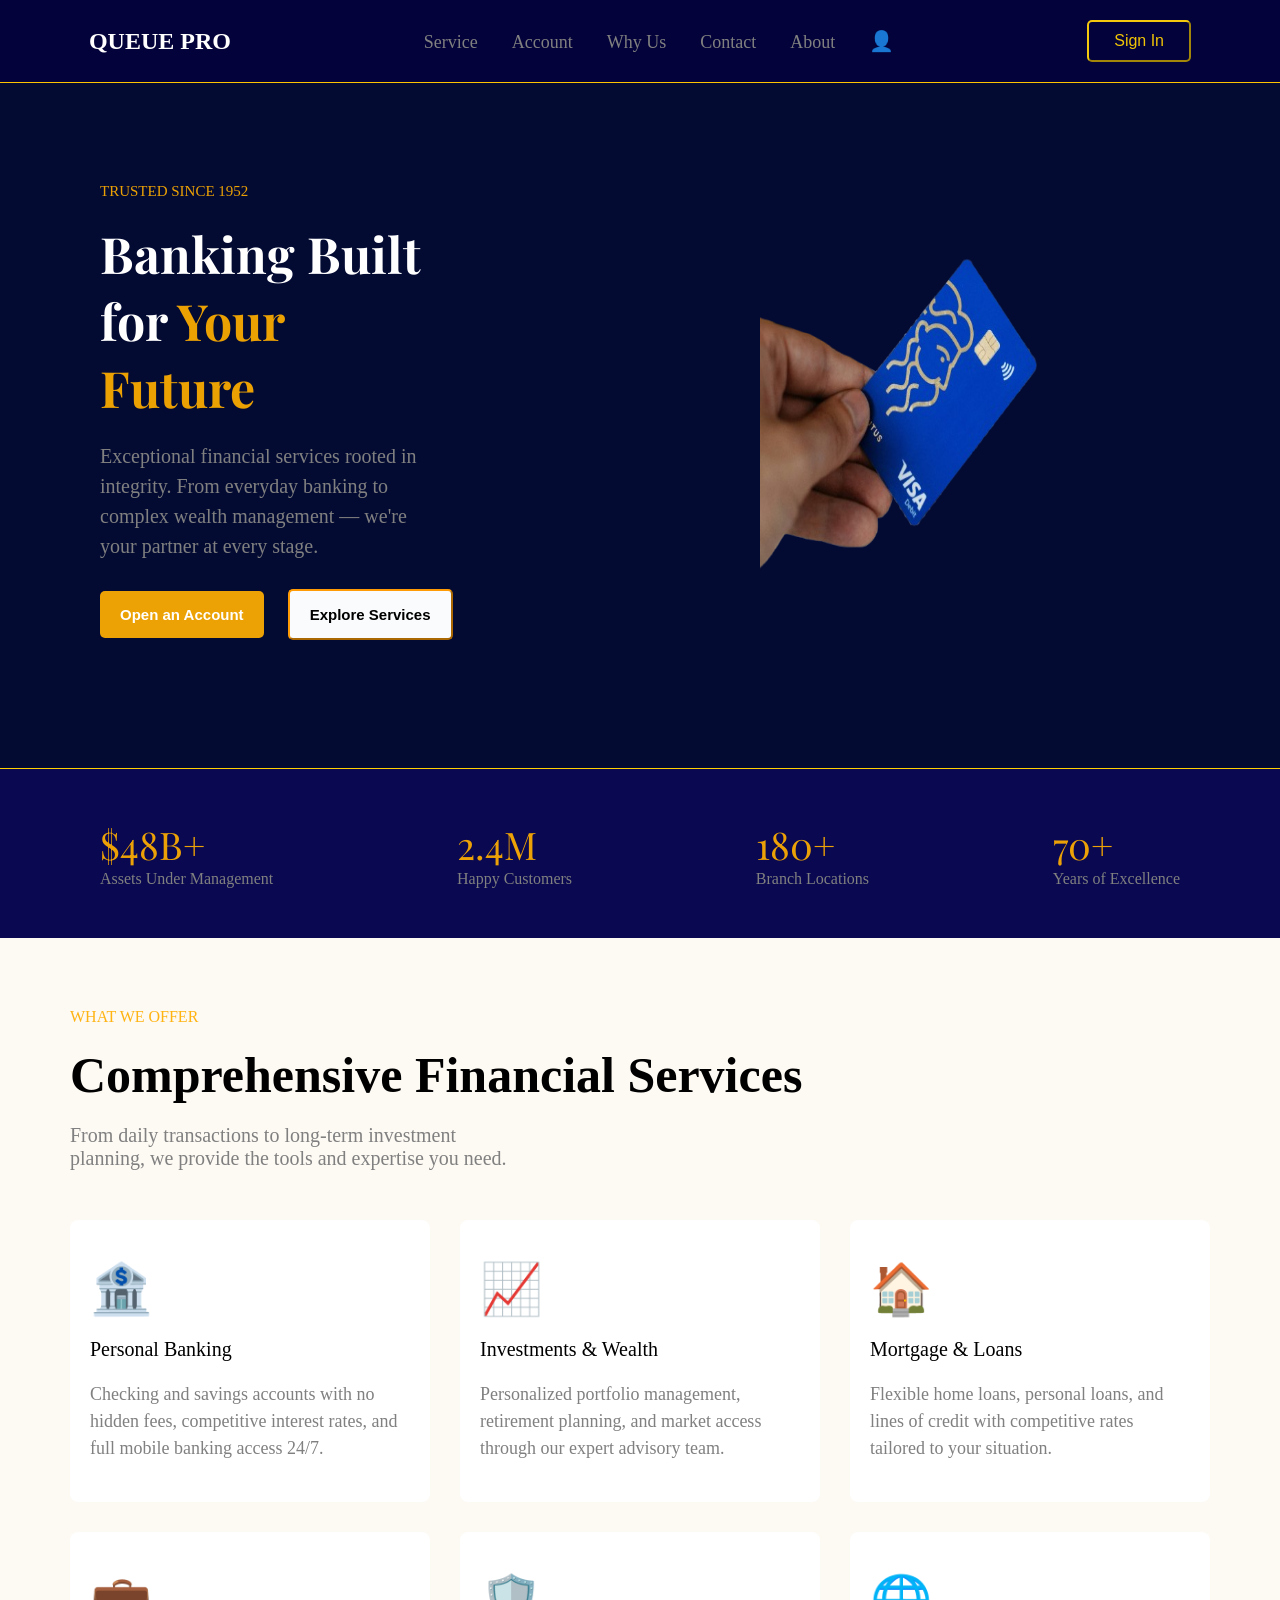
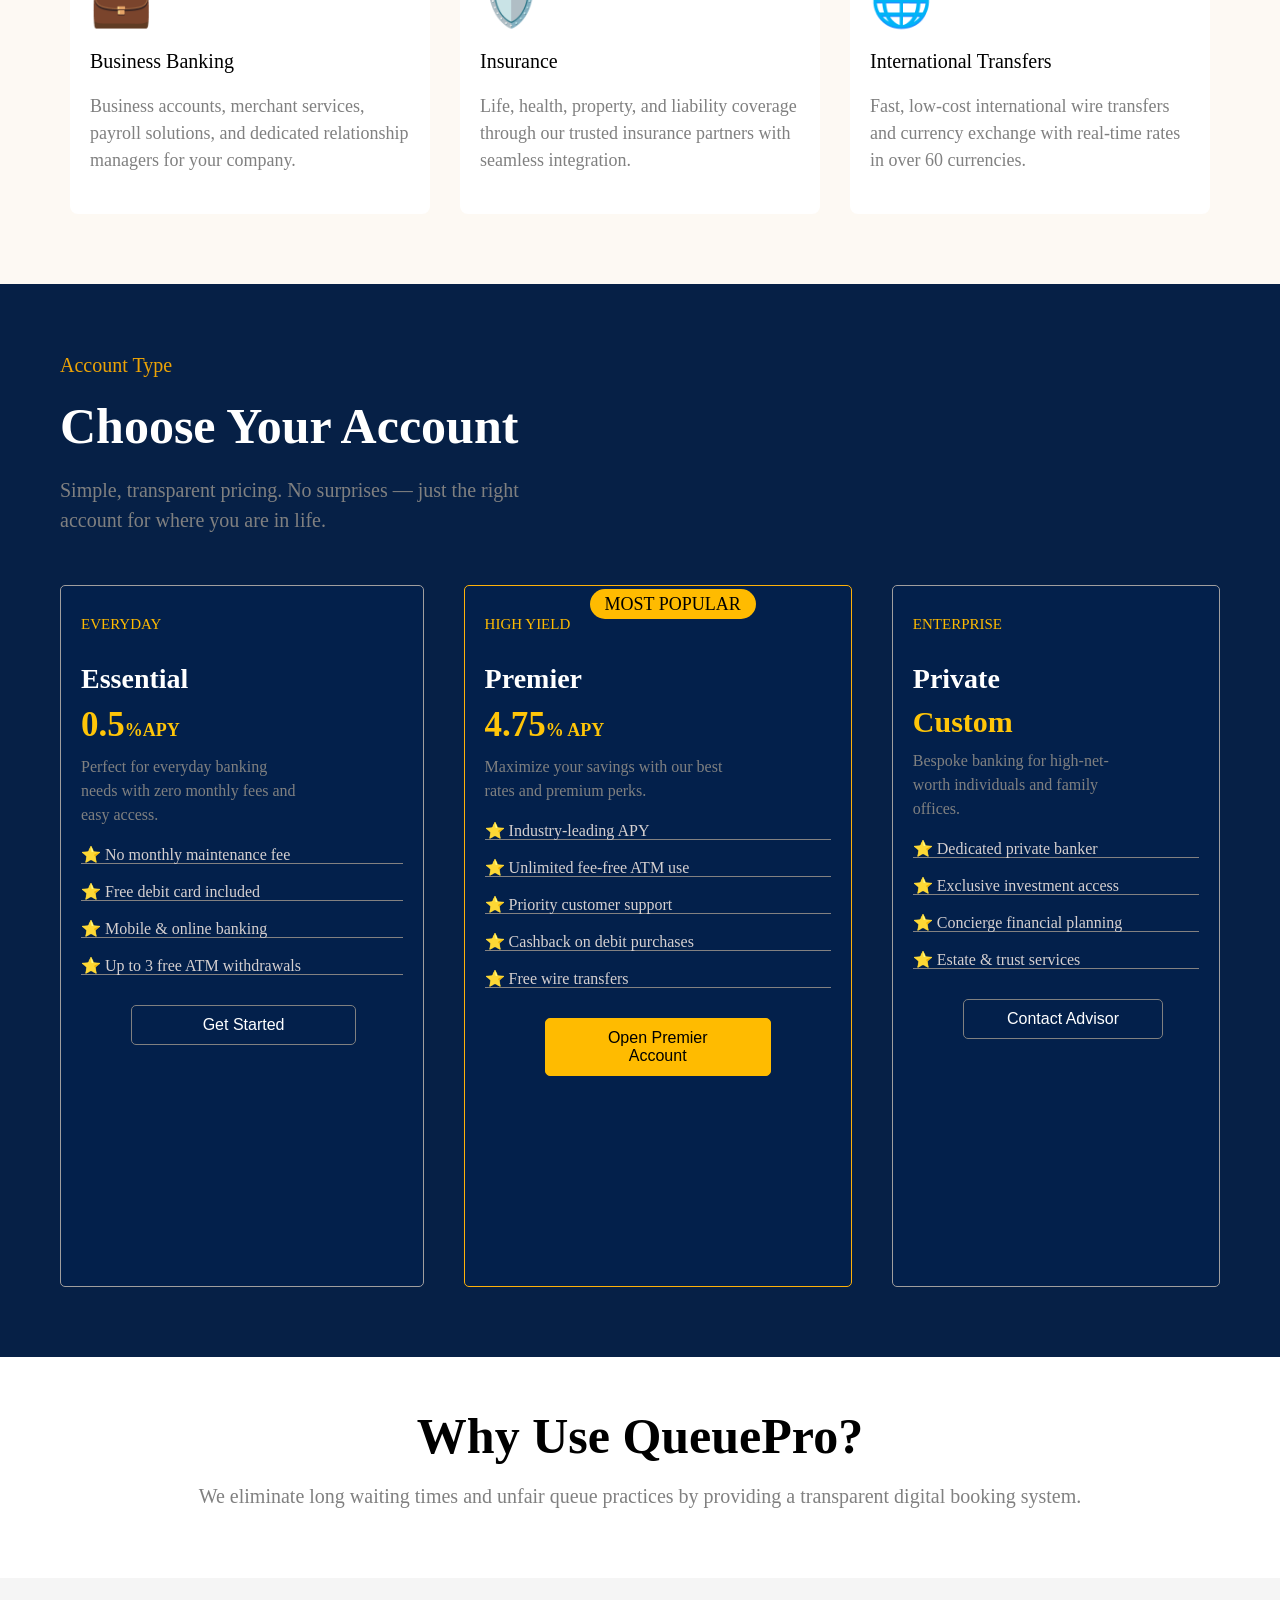
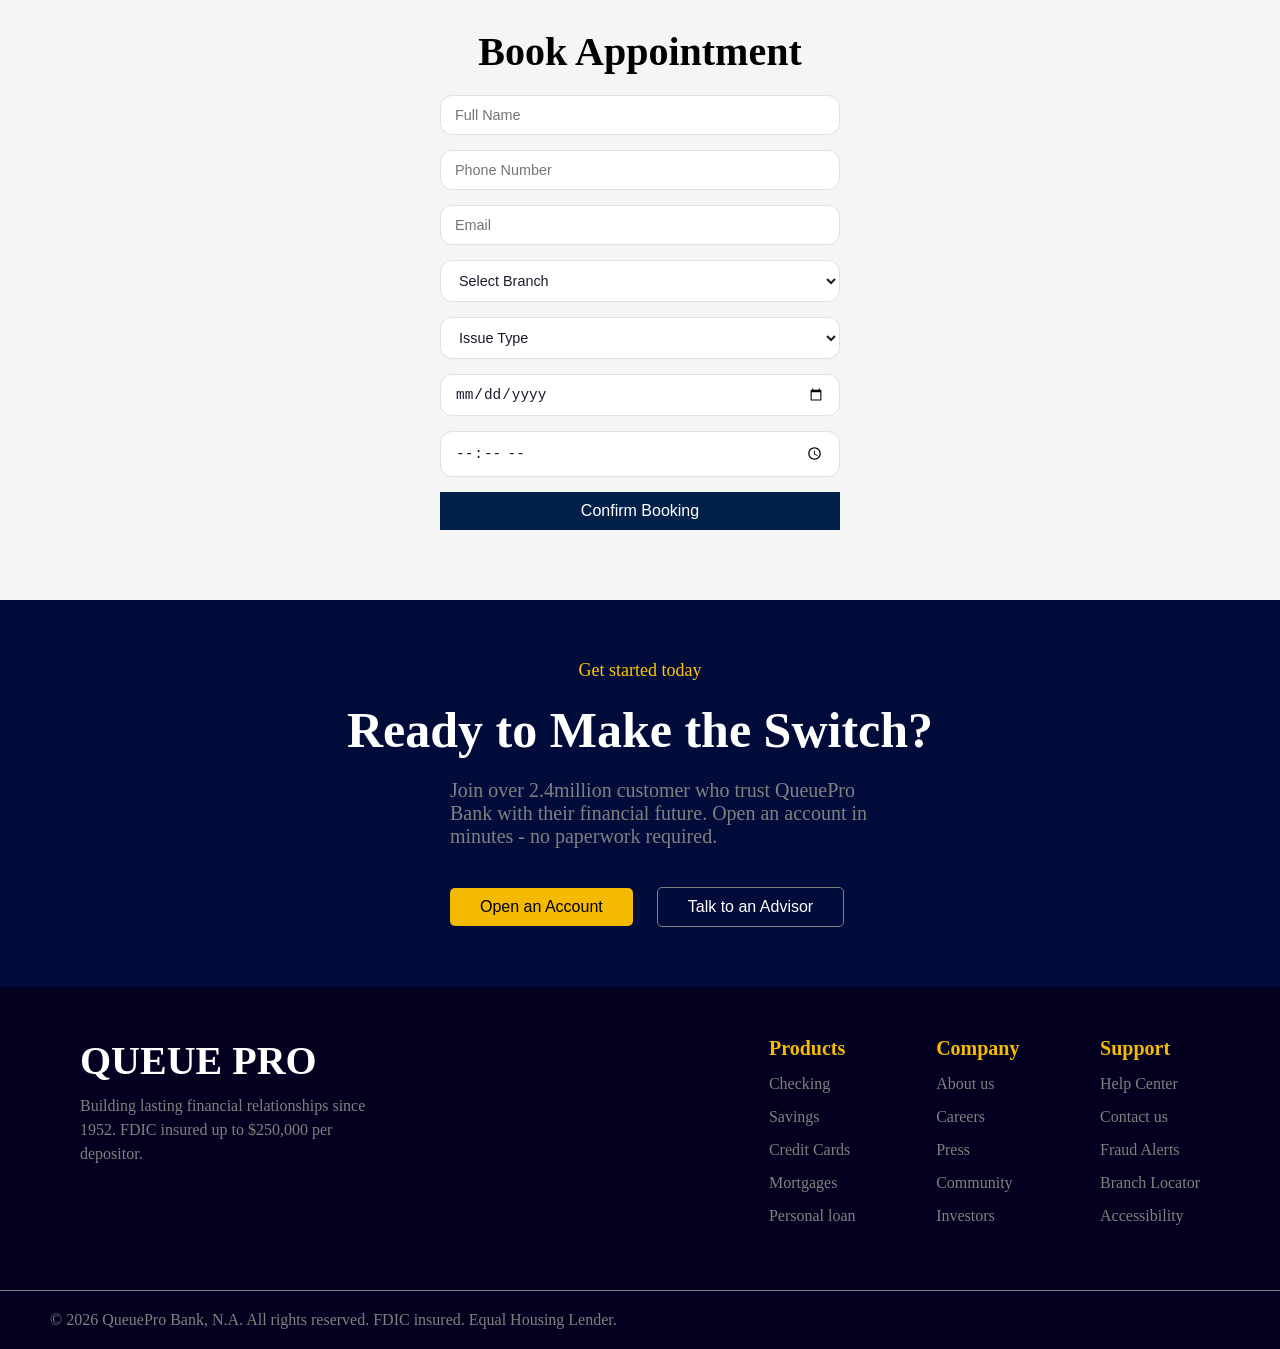
<file: index.html>
<!DOCTYPE html>
<html lang="en">
<head>
    <meta charset="UTF-8">
    <meta name="viewport" content="width=device-width, initial-scale=1.0">
    <title>Smart Queue Management System</title>
    <link rel="stylesheet" href="style.css">
</head>
<body>

    <!-- nav starts here -->
     <nav>
        <h1>QUEUE PRO</h1>
        
        <ul class="nav-links" id="navLinks">
            <li><a href="#service">Service</a></li>
            <li><a href="#account">Account</a></li>
            <li><a href="#Why Us">Why Us</a></li>
            <li><a href="#contact">Contact</a></li>
            <li><a href="#about">About</a></li>
            <li><a href="Admin.html"> <span class="admin-icon">👤</span></a></li>
        </ul>

        <button class="btn"><a href="Signin.html">Sign In</button></a>

        <div class="menu-icon" id="hamburger" onclick="toggleMenu()">☰</div>
     </nav>
     <!-- nav ends here -->


     <!-- section starts here -->
      <section class="hero-section" id="about">
        <div class="container">
            <div class="smally">Trusted Since 1952</div>
            <h2>Banking Built for <span>Your Future</span></h2>
            <p>Exceptional financial services rooted in integrity. From everyday banking to complex wealth management — we're your partner at every stage.</p>

            <div>
                <button class="btn2" onclick="openModal()">Open an Account</button>
                <button class="btn3">Explore Services</button>
            </div>
        </div>

        <img src="images/cardmapr-nl-0hs_mYB9KRc-unsplash-removebg-preview.png" alt="">
         <div></div>
    
      </section>
      <!-- section ends here -->


      <!-- main starts here -->
       <main class="group">
    <div class="carrier">
        <div class="main-container">
            <div class="dollar">$48B+</div>
            <p>Assets Under Management</p>
        </div>

        <div class="main-container">
            <div class="dollar">2.4M</div>
            <p>Happy Customers</p>
        </div>

        <div class="main-container">
            <div class="dollar">180+</div>
            <p>Branch Locations</p>
        </div>

        <div class="main-container">
            <div class="dollar">70+</div>
            <p>Years of Excellence</p>
        </div>

    </div>
       </main>
       <!-- main ends here -->


       <figure class="figo" id="service">
        <div class="offer">What We Offer</div>
        <h2>Comprehensive Financial Services</h2>
        <p class="para">From daily transactions to long-term investment planning, we provide the tools and expertise you need.</p>

        <div class="properties">
            <div class="item">
                <div class="icons">🏦</div>
                <h3>Personal Banking</h3>
                <p>Checking and savings accounts with no hidden fees, competitive interest rates, and full mobile banking access 24/7.</p>
            </div>

            <div class="item">
                <div class="icons">📈</div>
                <h3>Investments & Wealth</h3>
                <p>Personalized portfolio management, retirement planning, and market access through our expert advisory team.</p>
            </div>

            <div class="item">
                <div class="icons">🏠</div>
                <h3>Mortgage & Loans</h3>
                <p>Flexible home loans, personal loans, and lines of credit with competitive rates tailored to your situation.</p>
            </div>

            <div class="item">
                <div class="icons">💼</div>
                <h3>Business Banking</h3>
                <p>Business accounts, merchant services, payroll solutions, and dedicated relationship managers for your company.</p>
            </div>

            <div class="item">
                <div class="icons">🛡️</div>
                <h3>Insurance</h3>
                <p>Life, health, property, and liability coverage through our trusted insurance partners with seamless integration.</p>
            </div>

            <div class="item">
                <div class="icons">🌐</div>
                <h3>International Transfers</h3>
                <p>Fast, low-cost international wire transfers and currency exchange with real-time rates in over 60 currencies.</p>
            </div>
        </div>

       </figure>
       <!-- figure ends here -->

       <button onclick="topFunction()" id="myBtn" title="Go to top">⬆</button>


       <!-- section starts here -->
        <figcaption id="account">
            <div class="acl">Account Type</div>
            <h3>Choose Your Account</h3>
            <p class="tag">Simple, transparent pricing. No surprises — just the right account for where you are in life.</p>

            <div class="badge">
                <div class="plug">
                    <div class="label">Everyday</div>
                    <h4>Essential</h4>
                    <h5>0.5<span>%APY</span></h5>
                    <P>Perfect for everyday banking needs with zero monthly fees and easy access.</P>
                    <div class="star">⭐ No monthly maintenance fee</div>
                    <div class="star">⭐ Free debit card included</div>
                    <div class="star">⭐ Mobile & online banking</div>
                    <div class="star">⭐ Up to 3 free ATM withdrawals</div>
                    <button class="btn8">Get Started</button>
                </div>

                <div class="middle">
                    <div class="label">High Yield</div>
                    <h4>Premier</h4>
                    <h5>4.75<span>% APY</span></h5>
                    <p>Maximize your savings with our best rates and premium perks.</p>
                    <div class="star">⭐ Industry-leading APY</div>
                    <div class="star">⭐ Unlimited fee-free ATM use</div>
                    <div class="star">⭐ Priority customer support</div>
                    <div class="star">⭐ Cashback on debit purchases</div>
                    <div class="star">⭐ Free wire transfers</div>
                    <button class="btn1">Open Premier Account</button>
                    <span class="top-span">Most Popular</span>
                </div>

                <div class="plug">
                    <div class="label">Enterprise</div>
                    <h4>Private</h4>
                    <h2>Custom</h2>
                    <p>Bespoke banking for high-net-worth individuals and family offices.</p>
                    <div class="star">⭐ Dedicated private banker</div>
                    <div class="star">⭐ Exclusive investment access</div>
                    <div class="star">⭐ Concierge financial planning</div>
                    <div class="star">⭐ Estate & trust services</div>
                    <button class="btn8">Contact Advisor</button>
                </div>
            </div>
        </figcaption>
        <!-- figcaption ends here -->


        <!-- ABOUT -->
  <section class="about" id="Why Us">
    <h2>Why Use QueuePro?</h2>
    <p>We eliminate long waiting times and unfair queue practices by providing a transparent digital booking system.</p>
  </section>
  <!-- section ends here -->

  
  <!-- BOOK SECTION -->
  <main id="book" class="book">
    <h2>Book Appointment</h2>

    <form id="appointmentForm">

      <input type="text" id="fullname" placeholder="Full Name" required>
      <input type="tel" id="phone" placeholder="Phone Number" required>
      <input type="email" id="email" placeholder="Email" required>

      <select id="branch" required>
        <option value="">Select Branch</option>
        <option value="Lagos Main">Lagos Main</option>
        <option value="Ikeja">Ikeja</option>
        <option value="Lekki">Lekki</option>
      </select>

      <select id="issue" required>
        <option value="">Issue Type</option>
        <option value="Account Help">Account Help</option>
        <option value="Withdrawal Issue">Withdrawal Issue</option>
        <option value="Card Replacement">Card Replacement</option>
      </select>

      <input type="date" id="date" required>
      <input type="time" id="time" required>

      <button type="submit" class="btn9">Confirm Booking</button>

    </form>

    <div id="confirmation"></div>
  </main>
<!-- main book ends here -->


<!-- figure starts here -->
 <figure class="classy" id="contact">
    <div class="divison">Get started today</div>
    <h1>Ready to Make the Switch?</h1>
    <p class="advisor">Join over 2.4million customer who trust QueuePro Bank with their financial future. Open an account in minutes - no paperwork required.</p>
    
    <div>
        <button class="btn-open" onclick="openModal()">Open an Account</button>
        <a href="advisor.html"><button class="slip">Talk to an Advisor</button></a>
    </div>

<!-- Modal Overlay -->
<div class="overlay" id="overlay" onclick="handleOverlayClick(event)">
  <div class="modal" id="modal">
    <button class="close-btn" onclick="closeModal()">✕</button>

    <div class="modal-header">
      <span class="tag">New Application</span>
      <h2>Open Your Account</h2>
      <p class="linear">Fill in your details below to get started in minutes.</p>
    </div>

    <div class="form-grid">

      <div class="form-group">
        <label for="firstName">First Name</label>
        <input type="text" id="acc-firstName" placeholder="John"/>
        <span class="error-msg" id="acc-firstNameErr">Please enter your first name.</span>
      </div>

      <div class="form-group">
        <label for="lastName">Last Name</label>
        <input type="text" id="acc-lastName" placeholder="Doe"/>
        <span class="error-msg" id="acc-lastNameErr">Please enter your last name.</span>
      </div>

      <div class="form-group full">
        <label for="email">Email Address</label>
        <input type="email" id="acc-email" placeholder="john.doe@email.com"/>
        <span class="error-msg" id="acc-emailErr">Please enter a valid email address.</span>
      </div>

      <div class="form-group">
        <label for="phone">Phone Number</label>
        <input type="tel" id="acc-phone" placeholder="+234 800 000 0000"/>
        <span class="error-msg" id="acc-phoneErr">Please enter your phone number.</span>
      </div>

      <div class="form-group">
        <label for="dob">Date of Birth</label>
        <input type="date" id="acc-dob"/>
        <span class="error-msg" id="acc-dobErr">Please enter your date of birth.</span>
      </div>

      <div class="form-group full">
        <label for="accountType">Account Type</label>
        <select id="acc-accountType">
          <option value="">Select account type</option>
          <option value="savings">Savings Account</option>
          <option value="current">Current Account</option>
          <option value="fixed">Fixed Deposit Account</option>
        </select>
        <span class="error-msg" id="acc-accountTypeErr">Please select an account type.</span>
      </div>

      <div class="form-group full">
        <label for="address">Residential Address</label>
        <input type="text" id="acc-address" placeholder="123 Main Street, Lagos"/>
        <span class="error-msg" id="acc-addressErr">Please enter your address.</span>
      </div>

      <div class="form-group full">
        <label for="password">Create Password</label>
        <input type="password" id="acc-password" placeholder="Min. 8 characters"/>
        <span class="error-msg" id="acc-passwordErr">Password must be at least 8 characters.</span>
      </div>

    </div>

    <button class="btn-submit" onclick="submitForm()">Submit Application</button>
  </div>
</div>

<!-- Success Toast -->
<div class="toast" id="toast">🎉 Account application submitted successfully!</div>

    
 </figure>
<!-- figure ends here -->


<!-- footer starts here -->
 <footer>
    <div class="footer-card">
        <div class="footer">
            <h1>Queue Pro</h1>
            <p>Building lasting financial relationships since 1952. FDIC insured up to $250,000 per depositor.</p>
        </div>

        <div class="footer">
            <h3>Products</h3>
            <li><a href="">Checking</a></li>
            <li><a href="">Savings</a></li>
            <li><a href="">Credit Cards</a></li>
            <li><a href="">Mortgages</a></li>
            <li><a href="">Personal loan</a></li>
        </div>

        <div class="footer">
            <h3>Company</h3>
            <li><a href="">About us</a></li>
            <li><a href="">Careers</a></li>
            <li><a href="">Press</a></li>
            <li><a href="">Community</a></li>
            <li><a href="">Investors</a></li>
        </div>

        <div class="footer">
            <h3>Support</h3>
            <li><a href="">Help Center</a></li>
            <li><a href="">Contact us</a></li>
            <li><a href="">Fraud Alerts</a></li>
            <li><a href="">Branch Locator</a></li>
            <li><a href="">Accessibility</a></li>
        </div>
    </div>

    <div class="copy">
        <p>&copy; 2026 QueuePro Bank, N.A. All rights reserved. FDIC insured. Equal Housing Lender.</p>
    </div>

 </footer>
    

    <script src="script.js"></script>
</body>
</html>
</file>
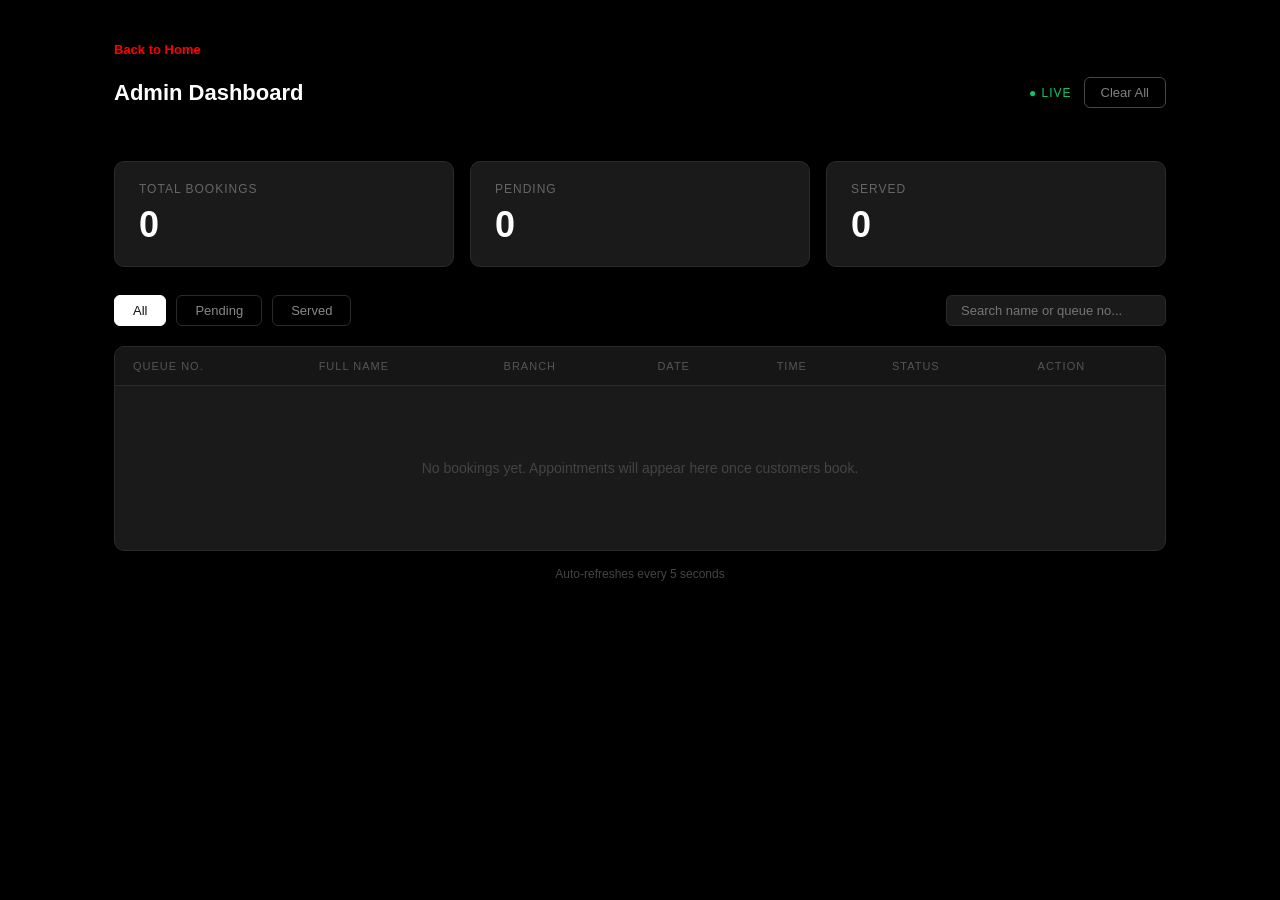
<file: Admin.html>
<!DOCTYPE html>
<html lang="en">
<head>
    <meta charset="UTF-8">
    <meta name="viewport" content="width=device-width, initial-scale=1.0">
    <title>Admin Dashboard</title>
    <link rel="stylesheet" href="Admin.css">
</head>
<body>

 <div class="wrapper">
  <a href="index.html" class="back-btn">Back to Home</a>
    <header>
      <h1>Admin Dashboard</h1>
      <div class="header-right">
        <span class="live-badge">● LIVE</span>
        <button class="btn-clear" onclick="clearAll()">Clear All</button>
      </div>
    </header>

    <div class="stats">
      <div class="stat-card">
        <p class="stat-label">Total Bookings</p>
        <p class="stat-value" id="statTotal">0</p>
      </div>
      <div class="stat-card">
        <p class="stat-label">Pending</p>
        <p class="stat-value" id="statPending">0</p>
      </div>
      <div class="stat-card">
        <p class="stat-label">Served</p>
        <p class="stat-value" id="statServed">0</p>
      </div>
    </div>

    <div class="filter-bar">
      <button class="filter-btn active" onclick="setFilter('all', this)">All</button>
      <button class="filter-btn" onclick="setFilter('Pending', this)">Pending</button>
      <button class="filter-btn" onclick="setFilter('Served', this)">Served</button>
      <input class="search-input" type="text" id="searchInput" placeholder="Search name or queue no..." oninput="renderTable()"/>
    </div>

    <div class="table-wrap">
      <table>
        <thead>
          <tr>
            <th>Queue No.</th>
            <th>Full Name</th>
            <th>Branch</th>
            <th>Date</th>
            <th>Time</th>
            <th>Status</th>
            <th>Action</th>
          </tr>
        </thead>
        <tbody id="adminTable"></tbody>
      </table>
    </div>

    <p class="refresh-note">Auto-refreshes every 5 seconds</p>
  </div>

<script src="admin.js"></script>
</body>
</html>
</file>
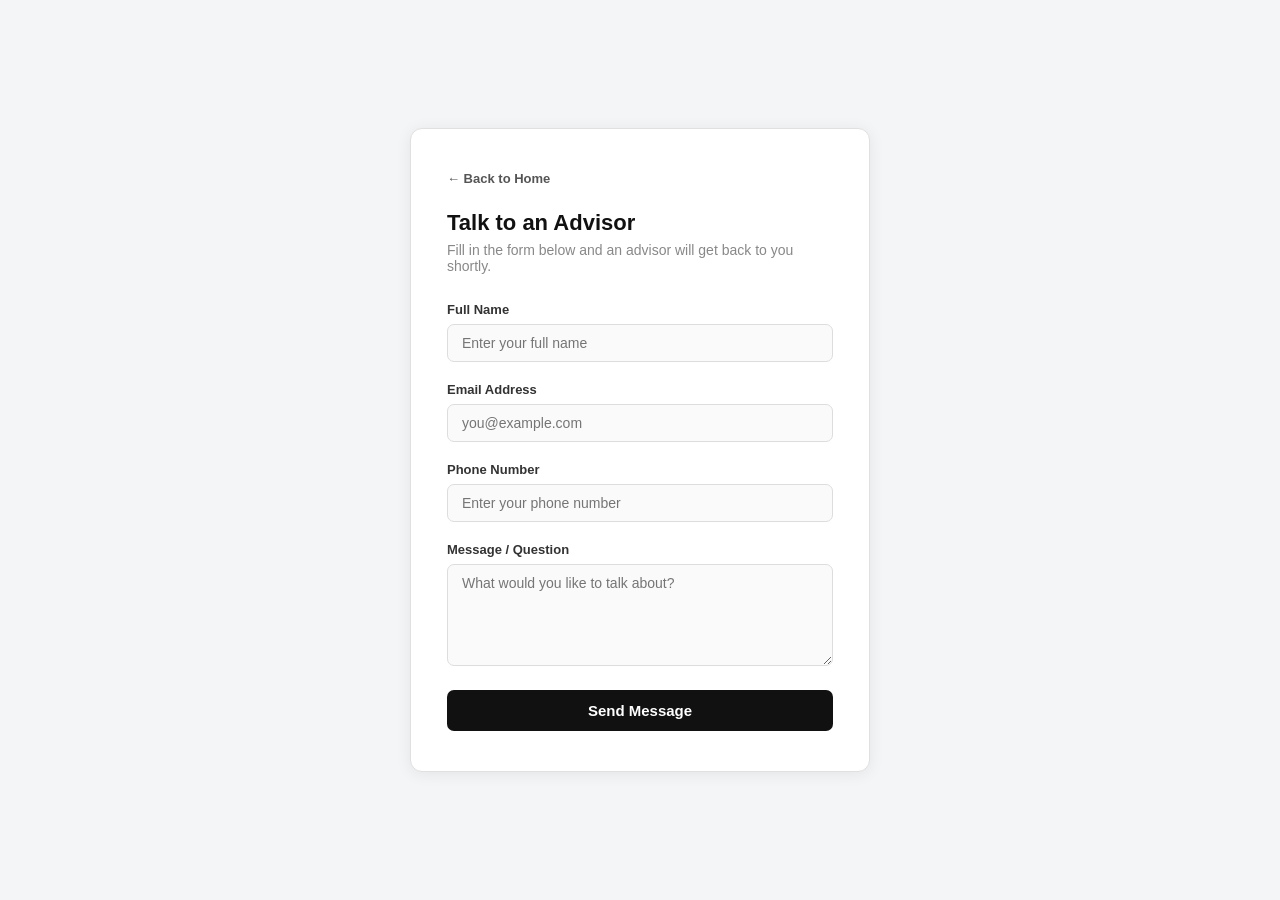
<file: advisor.html>
<!DOCTYPE html>
<html lang="en">
<head>
    <meta charset="UTF-8">
    <meta name="viewport" content="width=device-width, initial-scale=1.0">
    <title>Talk to an Advisor</title>
    <link rel="stylesheet" href="advisor.css">
</head>
<body>
    

  <div class="container">
    <div class="card">

      <a href="index.html" class="back-btn">&#8592; Back to Home</a>

      <div class="card-header">
        <h2>Talk to an Advisor</h2>
        <p>Fill in the form below and an advisor will get back to you shortly.</p>
      </div>

      <form id="advisorForm">

        <div class="form-group">
          <label for="fullname">Full Name</label>
          <input type="text" id="fullname" placeholder="Enter your full name" required />
        </div>

        <div class="form-group">
          <label for="email">Email Address</label>
          <input type="email" id="email" placeholder="you@example.com" required />
        </div>

        <div class="form-group">
          <label for="phone">Phone Number</label>
          <input type="tel" id="phone" placeholder="Enter your phone number" required />
        </div>

        <div class="form-group">
          <label for="message">Message / Question</label>
          <textarea id="message" rows="5" placeholder="What would you like to talk about?" required></textarea>
        </div>

        <button type="submit" class="btn-submit">Send Message</button>

      </form>

      <div id="confirmation" class="confirmation" style="display:none;">
        <div class="confirm-icon">✓</div>
        <h3>Message Sent!</h3>
        <p>Thank you! One of our advisors will reach out to you soon.</p>
        <a href="index.html" class="btn-home">Back to Home</a>
      </div>

    </div>
  </div>

  <script src="advisor.js"></script>


</body>
</html>
</file>
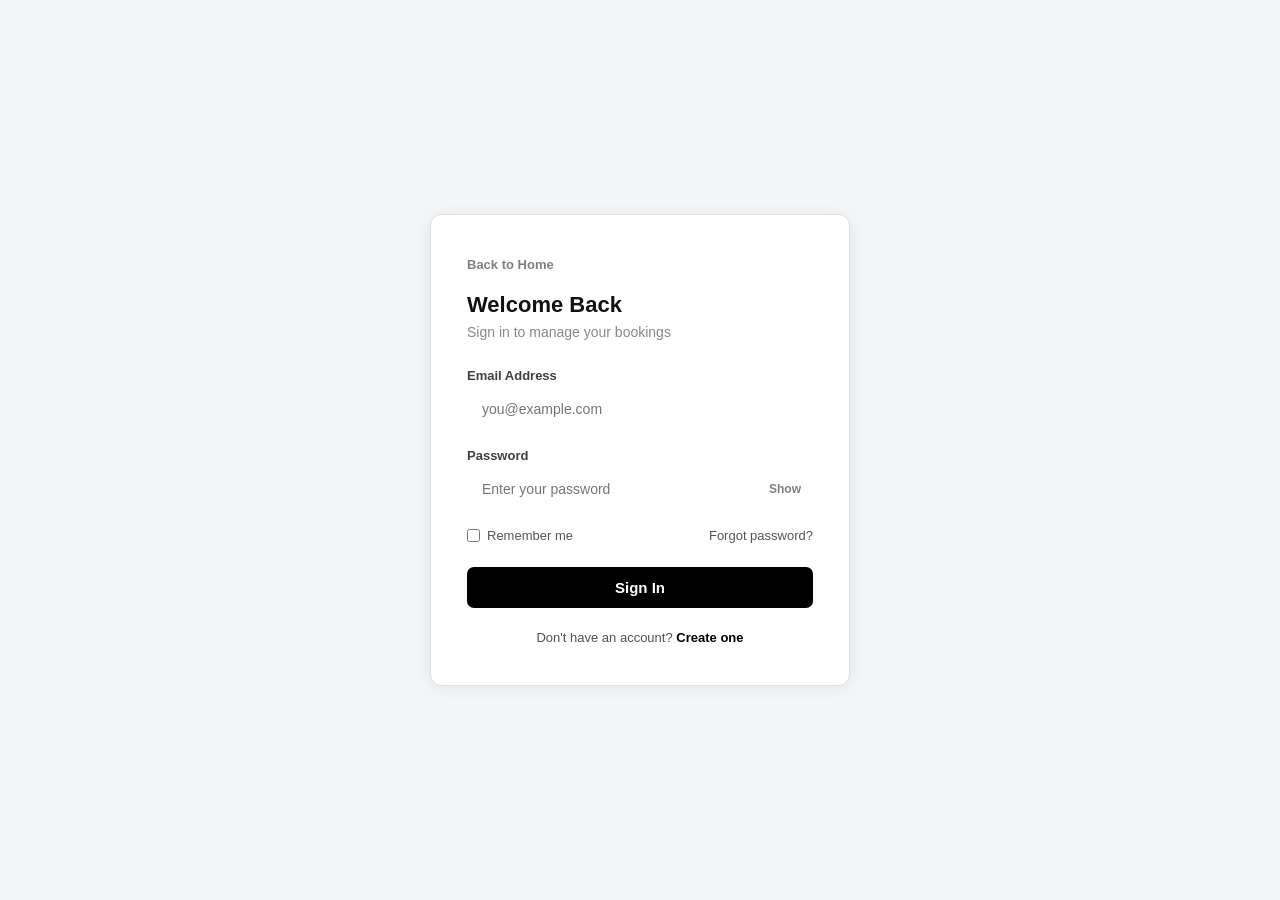
<file: Signin.html>
<!DOCTYPE html>
<html lang="en">
<head>
    <meta charset="UTF-8">
    <meta name="viewport" content="width=device-width, initial-scale=1.0">
    <title>Sign In</title>
    <link rel="stylesheet" href="signin.css">
</head>
<body>
    
     <div class="container">
    <div class="card">
     <a href="index.html" class="back-btn">Back to Home</a>
      <div class="card-header">
        <h2>Welcome Back</h2>
        <p>Sign in to manage your bookings</p>
      </div>

      <div id="errorMsg" class="error-msg" style="display:none;"></div>

      <form id="signinForm">
        <div class="form-group">
          <label for="email">Email Address</label>
          <input type="email" id="email" placeholder="you@example.com" required />
        </div>

        <div class="form-group">
          <label for="password">Password</label>
          <div class="password-wrap">
            <input type="password" id="password" placeholder="Enter your password" required />
            <button type="button" class="toggle-pw" onclick="togglePassword()">Show</button>
          </div>
        </div>

        <div class="form-footer">
          <label class="remember">
            <input type="checkbox" id="rememberMe"/> Remember me</label>
          <a href="#" class="forgot">Forgot password?</a>
        </div>

        <button type="submit" class="btn-signin">Sign In</button>
      </form>

    <p class="signup-link">Don't have an account? <a href="index.html">Create one</a></p>

    </div>
  </div>

  <script src="signin.js"></script>
</body>
</html>
</file>
<file: style.css>
@import url('https://fonts.googleapis.com/css2?family=Playfair+Display:ital,wght@0,400..900;1,400..900&display=swap');

/* ===================== RESET ===================== */
* {
    margin: 0;
    padding: 0;
    box-sizing: border-box;
}

/* ===================== NAV ===================== */
nav {
    display: flex;
    background-color: rgb(3, 2, 58);
    justify-content: space-around;
    align-items: center;
    padding: 20px 0;
    border-bottom: 1px solid rgb(255, 196, 0);
}

nav h1 { color: white; }

.nav-links li {
    list-style: none;
    font-size: 18px;
    display: inline;
    margin: 0 15px;
}

.nav-links a {
    text-decoration: none;
    color: grey;
}

.nav-links a:hover {
    color: red;
    padding: 10px;
    border-radius: 20px;
    background-color: white;
}

.admin-icon { font-size: 20px; }

.menu-icon {
    display: none;
    font-size: 30px;
    cursor: pointer;
}

.btn {
    padding: 10px 25px;
    background-color: rgb(3, 2, 58);
    border-color: rgba(255, 210, 12, 0.952);
    border-radius: 5px;
    color: rgba(253, 207, 4, 0.952);
}

.btn:hover {
    background-color: rgba(253, 207, 4, 0.952);
    color: black;
}

.btn a {
    text-decoration: none;
    color: rgba(253, 207, 4, 0.952);
}

.btn a:hover { color: black; }

/* ===================== HERO ===================== */
.hero-section {
    display: flex;
    justify-content: space-around;
    padding: 100px;
    background-color: rgb(4, 11, 51);
}

.hero-section img {
    height: 400px;
    width: 420px;
}

.smally {
    font-size: 15px;
    color: rgba(255, 174, 0, 0.925);
    text-transform: uppercase;
}

.container h2 {
    color: white;
    font-size: 50px;
    padding: 20px 0;
    width: 50%;
    font-family: "Playfair Display", serif;
}

.container span { color: rgba(255, 174, 0, 0.925); }

.container > p {
    font-size: 20px;
    color: grey;
    width: 50%;
    line-height: 1.5;
}

.btn2 {
    color: white;
    padding: 15px 20px;
    background-color: rgba(255, 174, 0, 0.925);
    border: none;
    border-radius: 5px;
    margin: 30px 0;
    font-size: 15px;
    font-weight: bold;
    cursor: pointer;
}

.btn2:hover {
    transform: translateY(-5px);
    box-shadow: 0 5px 15px rgb(255, 195, 31);
}

.btn3 {
    padding: 15px 20px;
    color: black;
    margin: 0 20px;
    background-color: rgb(250, 251, 252);
    border-color: rgb(255, 155, 4);
    border-radius: 5px;
    font-size: 15px;
    font-weight: bold;
    cursor: pointer;
}

.btn3:hover {
    border-color: rgb(255, 6, 6);
    color: rgb(2, 24, 58);
}

/* ===================== STATS ===================== */
.group { background-color: rgb(9, 8, 80); }

.carrier {
    display: flex;
    justify-content: space-between;
    color: white;
    padding: 50px 100px;
    border-top: 1.5px solid rgb(255, 209, 3);
}

.dollar {
    color: rgba(255, 174, 0, 0.925);
    font-size: 38px;
    font-family: "Playfair Display", serif;
}

.main-container p { color: grey; }

/* ===================== SERVICES ===================== */
.figo {
    padding: 70px;
    background-color: rgb(253, 249, 243);
}

.offer {
    color: rgba(255, 174, 0, 0.925);
    text-transform: uppercase;
}

.figo h2 {
    font-size: 50px;
    padding: 20px 0;
}

.para {
    font-size: 20px;
    color: grey;
    width: 40%;
}

.properties {
    display: grid;
    grid-template-columns: 1fr 1fr 1fr;
    gap: 30px;
    padding-top: 50px;
}

.item {
    background-color: white;
    padding: 40px 20px;
    border-radius: 8px;
}

.item:hover {
    transform: translateY(-5px);
    box-shadow: 0 5px 15px rgb(255, 255, 255);
    border-top: 1px solid rgb(255, 191, 14);
}

.icons { font-size: 50px; }

.item h3 {
    font-size: 20px;
    font-weight: lighter;
    padding: 20px 0;
}

.item p {
    color: grey;
    font-size: 18px;
    line-height: 1.5;
}

/* ===================== SCROLL BUTTON ===================== */
#myBtn {
    display: none;
    position: fixed;
    bottom: 20px;
    right: 30px;
    z-index: 99;
    border: none;
    outline: none;
    background-color: rgba(255, 174, 0, 0.925);
    color: white;
    cursor: pointer;
    padding: 10px;
    border-radius: 50px;
    font-size: 18px;
}

#myBtn:hover { background-color: rgb(6, 6, 46); }

/* ===================== ACCOUNT TYPES ===================== */
figcaption {
    background-color: rgb(6, 32, 70);
    padding: 70px 60px;
}

.acl {
    color: rgba(255, 174, 0, 0.925);
    font-size: 20px;
}

figcaption h3 {
    font-size: 50px;
    color: white;
    padding: 20px 0;
}

.tag {
    font-size: 20px;
    color: grey;
    width: 40%;
    line-height: 1.5;
}

.badge {
    display: flex;
    gap: 40px;
    padding-top: 50px;
}

.plug {
    background-color: rgb(3, 32, 75);
    padding: 0 20px;
    border-radius: 5px;
    border: 1px solid rgb(160, 158, 158);
    height: 78vh;
}

.plug:hover {
    transform: translateY(-5px);
    border: 1px solid rgb(255, 187, 0);
}

.plug h4 { color: white; font-size: 28px; }
.plug h5 { font-size: 35px; color: rgb(255, 197, 8); padding: 10px 0; }
.plug span { font-size: 18px; }
.plug h2 { color: rgb(255, 197, 8); font-size: 30px; padding: 10px 0; }
.plug p { color: grey; width: 70%; line-height: 1.5; }

.middle {
    background-color: rgb(3, 32, 75);
    padding: 0 20px;
    border-radius: 5px;
    border: 1px solid rgb(255, 177, 9);
    height: 78vh;
}

.middle:hover { transform: translateY(-5px); }
.middle h4 { color: white; font-size: 28px; }
.middle h5 { font-size: 35px; color: rgb(255, 197, 8); padding: 10px 0; }
.middle span { font-size: 18px; }
.middle p { color: grey; width: 70%; line-height: 1.5; }

.top-span {
    position: relative;
    top: -32rem;
    right: -105px;
    background-color: rgb(255, 187, 0);
    padding: 5px 15px;
    border-radius: 20px;
    text-transform: uppercase;
}

.label {
    color: rgb(255, 187, 0);
    padding: 30px 0;
    font-size: 15px;
    text-transform: uppercase;
}

.star {
    color: rgb(214, 208, 208);
    line-height: 1;
    padding-top: 20px;
    border-bottom: 0.3px solid rgb(131, 129, 129);
}

.btn8 {
    background-color: rgb(3, 32, 75);
    color: white;
    padding: 10px 20px;
    width: 70%;
    margin: 30px 50px;
    border: 1px solid grey;
    border-radius: 5px;
    cursor: pointer;
}

.btn8:hover {
    transform: translateY(-5px);
    border: 1px solid rgb(255, 187, 0);
}

.btn1 {
    background-color: rgb(255, 187, 0);
    padding: 10px 35px;
    margin: 30px 60px;
    border: 1px solid rgb(255, 187, 0);
    color: black;
    border-radius: 5px;
    cursor: pointer;
}

.btn1:hover {
    transform: translateY(-5px);
    box-shadow: 0 5px 15px rgb(199, 197, 197);
}

/* ===================== ABOUT ===================== */
.about {
    padding: 50px;
    text-align: center;
}

.about h2 { font-size: 50px; }

.about p {
    font-size: 20px;
    color: grey;
    padding: 20px 0;
}

/* ===================== BOOKING ===================== */
.book {
    padding: 50px;
    background: whitesmoke;
    text-align: center;
}

.book h2 { font-size: 40px; }

form {
    max-width: 400px;
    margin: 20px auto;
    display: flex;
    flex-direction: column;
    gap: 15px;
}

input, select, button {
    padding: 10px;
    font-size: 16px;
}

.btn9 {
    background: rgb(3, 32, 75);
    color: white;
    border: none;
    cursor: pointer;
}

#confirmation {
    margin-top: 20px;
    font-weight: bold;
}

/* ===================== CTA SECTION ===================== */
.classy {
    background-color: rgb(2, 12, 58);
    padding: 60px 0;
}

.divison {
    color: rgb(255, 197, 8);
    font-size: 18px;
    text-align: center;
}

.classy h1 {
    font-size: 50px;
    color: white;
    padding: 20px 0;
    text-align: center;
}

.advisor {
    font-size: 20px;
    color: grey;
    padding-left: 450px;
    width: 70%;
}

.btn-open {
    margin-left: 450px;
    margin-top: 40px;
    padding: 10px 30px;
    background-color: rgb(243, 186, 0);
    border-radius: 5px;
    border: none;
    cursor: pointer;
}

.btn-open:hover {
    background: var(--gold-lt);
    box-shadow: 0 5px 15px rgb(231, 132, 3);
    transform: translateY(-1px);
}

.slip {
    padding: 10px 30px;
    margin: 0 20px;
    background-color: rgb(2, 12, 58);
    color: white;
    border: 1px solid grey;
    border-radius: 5px;
    cursor: pointer;
}

.slip:hover {
    transform: translateY(-1px);
    border: 1px solid rgb(208, 208, 224);
    box-shadow: 0 5px 15px rgb(131, 130, 129);
}

/* ===================== VARIABLES ===================== */
:root {
    --navy:    #0d1f3c;
    --gold:    #c9a84c;
    --gold-lt: #e8c96e;
    --white:   #ffffff;
    --surface: #f5f6fa;
    --border:  #dde1ea;
    --error:   #d64040;
    --success: #2b9e6b;
    --text:    #1a1a2e;
    --muted:   #6b7280;
    --radius:  12px;
}

/* ===================== MODAL ===================== */
.overlay {
    display: none;
    position: fixed;
    inset: 0;
    background: rgba(13, 31, 60, .55);
    backdrop-filter: blur(4px);
    z-index: 100;
    align-items: center;
    justify-content: center;
    padding: 20px;
}

.overlay.active { display: flex; }

.modal {
    background: var(--white);
    border-radius: 20px;
    width: 100%;
    max-width: 500px;
    max-height: 90vh;
    overflow-y: auto;
    padding: 40px 36px 36px;
    box-shadow: 0 24px 64px rgba(0, 0, 0, .22);
    position: relative;
    animation: slideUp .35s cubic-bezier(.22, .68, 0, 1.2) forwards;
}

@keyframes slideUp {
    from { opacity: 0; transform: translateY(30px) scale(.97); }
    to   { opacity: 1; transform: translateY(0) scale(1); }
}

.close-btn {
    position: absolute;
    top: 18px;
    right: 20px;
    background: var(--surface);
    border: none;
    width: 32px;
    height: 32px;
    border-radius: 50%;
    font-size: 1.1rem;
    cursor: pointer;
    color: var(--muted);
    display: flex;
    align-items: center;
    justify-content: center;
}

.close-btn:hover {
    background: #e5e7ef;
    color: var(--text);
}

.modal-header { margin-bottom: 28px; }

.modal-header .tag {
    display: inline-block;
    background: rgba(201, 168, 76, .15);
    color: var(--gold);
    font-size: .75rem;
    font-weight: 600;
    letter-spacing: 1.2px;
    text-transform: uppercase;
    padding: 4px 12px;
    border-radius: 50px;
}

.modal-header h2 {
    font-size: 1.65rem;
    color: var(--navy);
    margin-top: 10px;
}

.linear {
    color: #444;
    font-size: 0.95rem;
    margin-top: 6px;
    line-height: 1.5;
    display: block;
    width: 100%;
}

.form-grid {
    display: grid;
    grid-template-columns: 1fr 1fr;
    gap: 16px;
}

.form-group { display: flex; flex-direction: column; }
.form-group.full { grid-column: 1 / -1; }

label {
    font-size: .8rem;
    font-weight: 600;
    color: var(--navy);
    margin-bottom: 6px;
    letter-spacing: .3px;
}

input, select {
    border: 1.5px solid var(--border);
    border-radius: var(--radius);
    padding: 11px 14px;
    font-size: .9rem;
    color: var(--text);
    background: var(--white);
    outline: none;
    transition: border-color .2s, box-shadow .2s;
}

input:focus, select:focus {
    border-color: var(--navy);
    box-shadow: 0 0 0 3px rgba(13, 31, 60, .1);
}

input.error, select.error { border-color: var(--error); }

.error-msg {
    color: var(--error);
    font-size: .75rem;
    margin-top: 4px;
    display: none;
}

.error-msg.show { display: block; }

.btn-submit {
    width: 100%;
    margin-top: 24px;
    padding: 14px;
    background: var(--navy);
    color: var(--white);
    border: none;
    border-radius: var(--radius);
    font-size: 1rem;
    font-weight: 600;
    cursor: pointer;
    letter-spacing: .4px;
    transition: background .2s, transform .15s;
}

.btn-submit:hover {
    background: #162d52;
    transform: translateY(-1px);
}

/* ===================== TOAST ===================== */
.toast {
    display: none;
    position: fixed;
    bottom: 32px;
    left: 50%;
    transform: translateX(-50%);
    background: #2b9e6b;
    color: white;
    padding: 14px 28px;
    border-radius: 50px;
    font-weight: 600;
    font-size: 1rem;
    box-shadow: 0 8px 24px rgba(43, 158, 107, 0.35);
    z-index: 9999;
    white-space: nowrap;
}

.toast.show { display: block; }

@keyframes fadeIn {
    from { opacity: 0; bottom: 20px; }
    to   { opacity: 1; bottom: 32px; }
}

/* ===================== FOOTER ===================== */
footer {
    background-color: rgb(3, 1, 31);
    padding-top: 50px;
}

.footer-card {
    display: flex;
    justify-content: space-between;
    padding: 0 80px;
}

.footer h1 {
    color: white;
    font-size: 40px;
    text-transform: uppercase;
}

.footer p {
    color: grey;
    width: 50%;
    padding: 10px 0;
    line-height: 1.5;
}

.footer h3 {
    color: rgb(245, 188, 0);
    font-size: 20px;
}

.footer li {
    list-style: none;
    margin: 15px 0;
}

.footer a {
    text-decoration: none;
    color: grey;
}

.footer a:hover { color: rgb(255, 187, 0); }

.copy p {
    color: grey;
    margin-top: 50px;
    border-top: 1px solid grey;
    padding: 20px 50px;
}

/* ===================== MEDIA QUERY ===================== */
@media screen and (max-width: 768px) {

    body { overflow-x: hidden; }

    /* --- Nav --- */
    .nav-links {
        position: absolute;
        background-color: white;
        top: 70px;
        right: 0;
        width: 100%;
        display: none;
        flex-direction: column;
        align-items: center;
        padding: 20px;
        z-index: 999;
    }

    .nav-links li {
        display: block;
        margin: 10px 0;
        font-size: 20px;
    }

    .nav-links a { color: black; }

    .nav-links.active { display: flex; }

    .menu-icon {
        color: white;
        display: block;
        font-size: 30px;
    }

    /* --- Hero --- */
    .hero-section {
        flex-direction: column;
        padding: 80px 20px 40px;
    }

    .hero-section img {
        width: 100%;
        height: auto;
        margin-top: 20px;
    }

    .container h2 {
        width: 100%;
        font-size: 36px;
        padding: 10px 0;
    }

    .container > p { width: 100%; }

    .btn2 { width: 100%; text-align: center; }

    .btn3 {
        width: 100%;
        margin: 10px 0;
        text-align: center;
    }

    /* --- Stats --- */
    .carrier {
        flex-direction: column;
        text-align: center;
        gap: 30px;
        padding: 40px 20px;
    }

    /* --- Services --- */
    .figo { padding: 40px 20px; }

    .figo h2 { font-size: 32px; }

    .para { width: 100%; }

    .properties { grid-template-columns: 1fr; }

    /* --- Account Types --- */
    figcaption {
        padding: 40px 20px;
    }

    figcaption h3 {
        font-size: 32px;
        padding: 16px 0;
    }

    .tag {
        width: 100%;
        font-size: 16px;
    }

    .badge {
        flex-direction: column;
        gap: 20px;
    }

    .plug {
        height: auto;
        padding: 20px;
    }

    .plug p { width: 100%; }

    .btn8 {
        width: 80%;
        margin: 20px auto;
        display: block;
    }

    .middle {
        height: auto;
        padding: 20px;
        margin-top: 30px;
    }

    .middle p { width: 100%; }

    .top-span {
    position: relative;
    top: -32.5rem;
    right: -70px;
    display: inline-block;
    margin-bottom: 10px;
}

    .btn1 {
        width: 80%;
        margin: 20px auto;
        display: block;
        text-align: center;
    }

    /* --- Booking --- */
    .book {
         padding: 40px 20px; 
        }

    /* --- CTA Section --- */
    .classy { 
        padding: 40px 20px; 
    }

    .classy h1 { 
        font-size: 32px; 
    }

    .advisor {
        padding-left: 20px;
        width: 100%;
    }

    .btn-open {
        display: block;
        margin: 20px auto;
        width: 80%;
        text-align: center;
    }

    .slip {
        display: block;
        margin: 10px auto;
        width: 80%;
        text-align: center;
    }

    /* --- Modal --- */
    .modal {
        padding: 28px 20px 24px;
        border-radius: 14px;
    }

    .form-grid { grid-template-columns: 1fr; }

    /* --- Admin --- */
    .admin { padding: 50px 5px; }

    table {
        width: 100%;
        font-size: 12px;
    }

    .admin button { padding: 6px 10px; }

    /* --- Footer --- */
    .footer-card {
        flex-direction: column;
        text-align: center;
        padding: 0 20px;
        gap: 30px;
    }

    .footer p { width: 100%; }

    .footer h3 { padding-top: 20px; }

    .copy p {
        padding: 20px;
        text-align: center;
    }
}
</file>
<file: Admin.css>
* { 
  margin: 0; 
  padding: 0; 
  box-sizing: border-box; 
}

body {
  background: black;
  color: white;
  font-family: Arial, sans-serif;
  min-height: 100vh;
}

.back-btn {
  display: inline-block;
  margin-bottom: 20px;
  font-size: 13px;
  color: red;
  text-decoration: none;
  font-weight: 600;
}

.back-btn:hover { 
  color: blue;
 }

.wrapper {
  max-width: 1100px;
  margin: 0 auto;
  padding: 40px 24px;
}

header {
  display: flex;
  justify-content: space-between;
  align-items: center;
  margin-bottom: 32px;
  padding-bottom: 20px;
  border-bottom: 1px solid black;
}

header h1 {
  font-size: 22px;
  font-weight: 700;
  color: white;
}

.header-right {
  display: flex;
  align-items: center;
  gap: 12px;
}

.live-badge {
  font-size: 12px;
  color: rgb(15, 197, 106);
  letter-spacing: 1px;
}

.btn-clear {
  background: transparent;
  border: 1px solid rgb(71, 70, 70);
  color: grey;
  padding: 7px 16px;
  border-radius: 6px;
  font-size: 13px;
  cursor: pointer;
}

.btn-clear:hover {
  border-color: #ef4444;
  color: #ef4444;
}

/* Stats */
.stats {
  display: grid;
  grid-template-columns: repeat(3, 1fr);
  gap: 16px;
  margin-bottom: 28px;
}

.stat-card {
  background: #1a1a1a;
  border: 1px solid #2a2a2a;
  border-radius: 10px;
  padding: 20px 24px;
}

.stat-label {
  font-size: 12px;
  color: #666;
  margin-bottom: 8px;
  text-transform: uppercase;
  letter-spacing: 1px;
}

.stat-value {
  font-size: 36px;
  font-weight: 700;
  color: #fff;
}

/* Filter bar */
.filter-bar {
  display: flex;
  gap: 10px;
  margin-bottom: 20px;
  align-items: center;
}

.filter-btn {
  padding: 7px 18px;
  border-radius: 6px;
  border: 1px solid #2a2a2a;
  background: transparent;
  color: #888;
  font-size: 13px;
  cursor: pointer;
}

.filter-btn.active,
.filter-btn:hover {
  background: #fff;
  border-color: #fff;
  color: #111;
}

.search-input {
  margin-left: auto;
  background: #1a1a1a;
  border: 1px solid #2a2a2a;
  border-radius: 6px;
  padding: 7px 14px;
  color: #ddd;
  font-size: 13px;
  width: 220px;
  outline: none;
}

.search-input:focus {
  border-color: #555;
}

/* Table */
.table-wrap {
  background: #1a1a1a;
  border: 1px solid #2a2a2a;
  border-radius: 10px;
  overflow: hidden;
}

table {
  width: 100%;
  border-collapse: collapse;
}

thead {
  background: #161616;
  border-bottom: 1px solid #2a2a2a;
}

thead th {
  padding: 13px 18px;
  text-align: left;
  font-size: 11px;
  color: #555;
  text-transform: uppercase;
  letter-spacing: 1px;
  font-weight: 500;
}

tbody tr {
  border-bottom: 1px solid #222;
}

tbody tr:last-child { border-bottom: none; }

tbody tr:hover { background: #1f1f1f; }

tbody td {
  padding: 14px 18px;
  font-size: 14px;
  color: #ccc;
}

.queue-num {
  font-family: monospace;
  color: #fff;
  font-weight: 600;
  font-size: 13px;
}

.status-badge {
  display: inline-block;
  padding: 3px 10px;
  border-radius: 100px;
  font-size: 12px;
  font-weight: 600;
}

.status-badge.pending {
  background: #2a2000;
  color: #f0a500;
  border: 1px solid #3a3000;
}

.status-badge.served {
  background: #002a10;
  color: #22c55e;
  border: 1px solid #003a18;
}

.btn-serve {
  background: #fff;
  border: none;
  color: #111;
  padding: 6px 14px;
  border-radius: 6px;
  font-size: 12px;
  font-weight: 700;
  cursor: pointer;
}

.btn-serve:hover { background: #ddd; }

.btn-serve:disabled {
  background: #2a2a2a;
  color: #555;
  cursor: not-allowed;
}

.empty-state {
  padding: 60px 20px;
  text-align: center;
  color: #444;
  font-size: 14px;
}

.refresh-note {
  text-align: center;
  margin-top: 16px;
  font-size: 12px;
  color: #444;
}
</file>
<file: advisor.css>
* { margin: 0; 
    padding: 0; 
    box-sizing: border-box; 
}

body {
  background: #f4f5f7;
  font-family: Arial, sans-serif;
  min-height: 100vh;
  display: flex;
  align-items: center;
  justify-content: center;
}

.container {
  width: 100%;
  padding: 24px;
}

.card {
  background: #fff;
  border: 1px solid #e0e0e0;
  border-radius: 12px;
  padding: 40px 36px;
  max-width: 460px;
  margin: 0 auto;
  box-shadow: 0 2px 16px rgba(0,0,0,0.07);
}

.back-btn {
  display: inline-block;
  margin-bottom: 24px;
  font-size: 13px;
  color: #555;
  text-decoration: none;
  font-weight: 600;
}

.back-btn:hover { color: #111; }

.card-header {
  margin-bottom: 28px;
}

.card-header h2 {
  font-size: 22px;
  font-weight: 700;
  color: #111;
  margin-bottom: 6px;
}

.card-header p {
  font-size: 14px;
  color: #888;
}

/* Form groups */
.form-group {
  margin-bottom: 20px;
}

.form-group label {
  display: block;
  font-size: 13px;
  font-weight: 600;
  color: #333;
  margin-bottom: 7px;
}

.form-group input,
.form-group textarea {
  width: 100%;
  padding: 10px 14px;
  border: 1px solid #ddd;
  border-radius: 7px;
  font-size: 14px;
  color: #111;
  outline: none;
  background: #fafafa;
  transition: border-color 0.2s;
  font-family: Arial, sans-serif;
}

.form-group input:focus,
.form-group textarea:focus {
  border-color: #111;
  background: #fff;
}

.form-group textarea {
  resize: vertical;
}

/* Submit button */
.btn-submit {
  width: 100%;
  padding: 12px;
  background: #111;
  color: #fff;
  border: none;
  border-radius: 7px;
  font-size: 15px;
  font-weight: 700;
  cursor: pointer;
  transition: background 0.2s;
}

.btn-submit:hover { background: #333; }

/* Confirmation */
.confirmation {
  text-align: center;
  padding: 20px 0;
}

.confirm-icon {
  width: 60px;
  height: 60px;
  background: #f0fff4;
  border: 2px solid #22c55e;
  color: #22c55e;
  font-size: 26px;
  border-radius: 50%;
  display: flex;
  align-items: center;
  justify-content: center;
  margin: 0 auto 20px;
}

.confirmation h3 {
  font-size: 20px;
  font-weight: 700;
  color: #111;
  margin-bottom: 8px;
}

.confirmation p {
  font-size: 14px;
  color: #888;
  margin-bottom: 24px;
}

.btn-home {
  display: inline-block;
  padding: 10px 24px;
  background: #111;
  color: #fff;
  border-radius: 7px;
  font-size: 14px;
  font-weight: 700;
  text-decoration: none;
}

.btn-home:hover { background: #333; }
</file>
<file: signin.css>
* { 
    margin: 0; 
    padding: 0; 
    box-sizing: border-box; 
}

body {
  background: #f4f5f7;
  font-family: Arial, sans-serif;
  min-height: 100vh;
  display: flex;
  align-items: center;
  justify-content: center;
}

.container {
  width: 100%;
  padding: 24px;
}

.back-btn {
  display: inline-block;
  margin-bottom: 20px;
  font-size: 13px;
  color: grey;
  text-decoration: none;
  font-weight: 600;
}

.back-btn:hover { 
  color: black;
 }

.card {
  background: #fff;
  border: 1px solid #e0e0e0;
  border-radius: 12px;
  padding: 40px 36px;
  max-width: 420px;
  margin: 0 auto;
  box-shadow: 0 2px 16px rgba(0,0,0,0.07);
}

.card-header {
  margin-bottom: 28px;
}

.card-header h2 {
  font-size: 22px;
  font-weight: 700;
  color: #111;
  margin-bottom: 6px;
}

.card-header p {
  font-size: 14px;
  color: #888;
}

/* Error */
.error-msg {
  background: #fff3f3;
  border: 1px solid #f5c6c6;
  color: #cc0000;
  padding: 10px 14px;
  border-radius: 6px;
  font-size: 13px;
  margin-bottom: 20px;
}

/* Form groups */
.form-group {
  margin-bottom: 20px;
}

.form-group label {
  display: block;
  font-size: 13px;
  font-weight: 600;
  color: rgb(65, 63, 63);
  margin-bottom: 7px;
}

.form-group input {
  width: 100%;
  padding: 10px 14px;
  border: 1px solid white;
  border-radius: 7px;
  font-size: 14px;
  color: black;
  outline: none;
  transition: border-color 0.2s;
  background: white;
}

.form-group input:focus {
  border-color: black;
  background: white;
}

/* Password toggle */
.password-wrap {
  position: relative;
}

.password-wrap input {
  padding-right: 60px;
}

.toggle-pw {
  position: absolute;
  right: 12px;
  top: 50%;
  transform: translateY(-50%);
  background: none;
  border: none;
  font-size: 12px;
  font-weight: 600;
  color: grey;
  cursor: pointer;
}

.toggle-pw:hover { color: #111; }

/* Footer row */
.form-footer {
  display: flex;
  justify-content: space-between;
  align-items: center;
  margin-bottom: 24px;
}

.remember {
  display: flex;
  align-items: center;
  gap: 7px;
  font-size: 13px;
  color: #555;
  cursor: pointer;
}

.forgot {
  font-size: 13px;
  color: #555;
  text-decoration: none;
}

.forgot:hover { color: #111; text-decoration: underline; }

/* Submit button */
.btn-signin {
  width: 100%;
  padding: 12px;
  background: black;
  color: white;
  border: none;
  border-radius: 7px;
  font-size: 15px;
  font-weight: 700;
  cursor: pointer;
}

.btn-signin:hover { 
  background: rgb(94, 91, 91); 
}

/* Sign up link */
.signup-link {
  text-align: center;
  margin-top: 22px;
  font-size: 13px;
  color: rgb(83, 79, 79);
}

.signup-link a {
  color: black;
  font-weight: 600;
  text-decoration: none;
}

.signup-link a:hover { 
  text-decoration: underline; 
}
</file>
